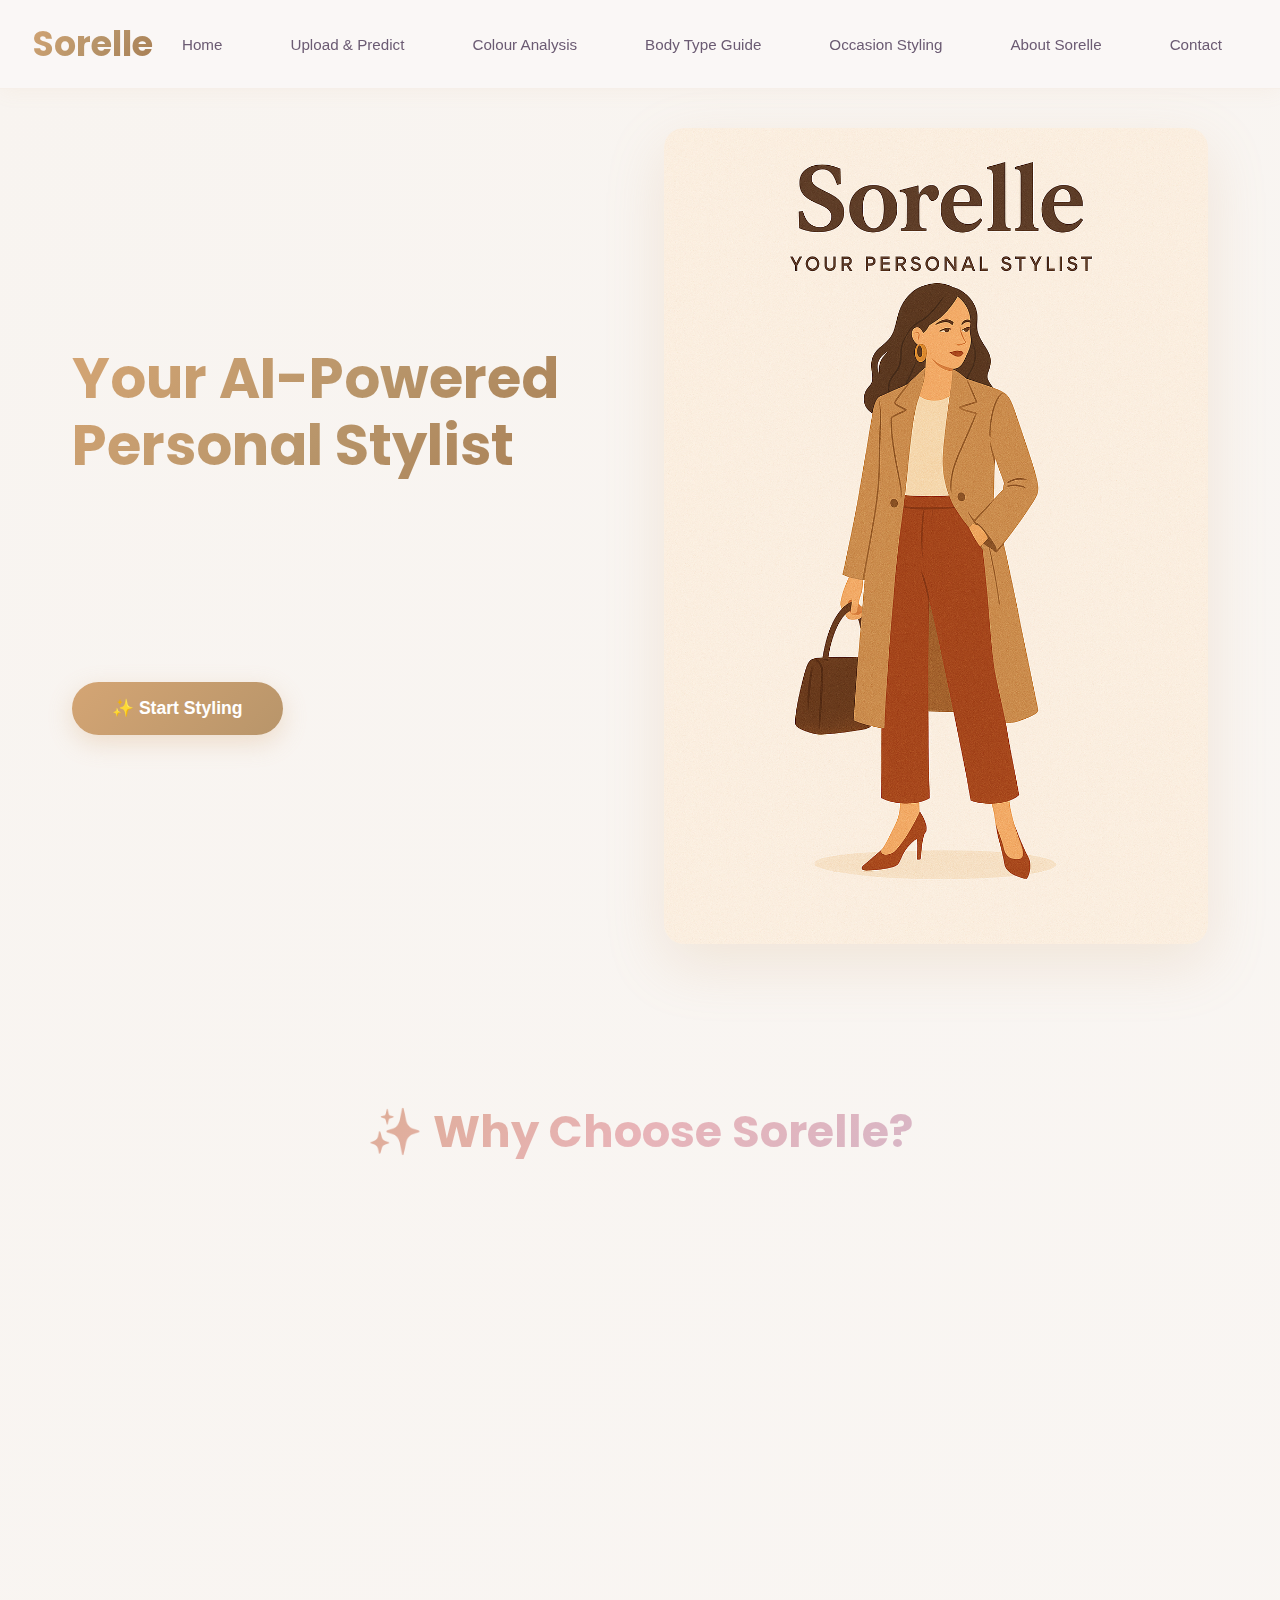
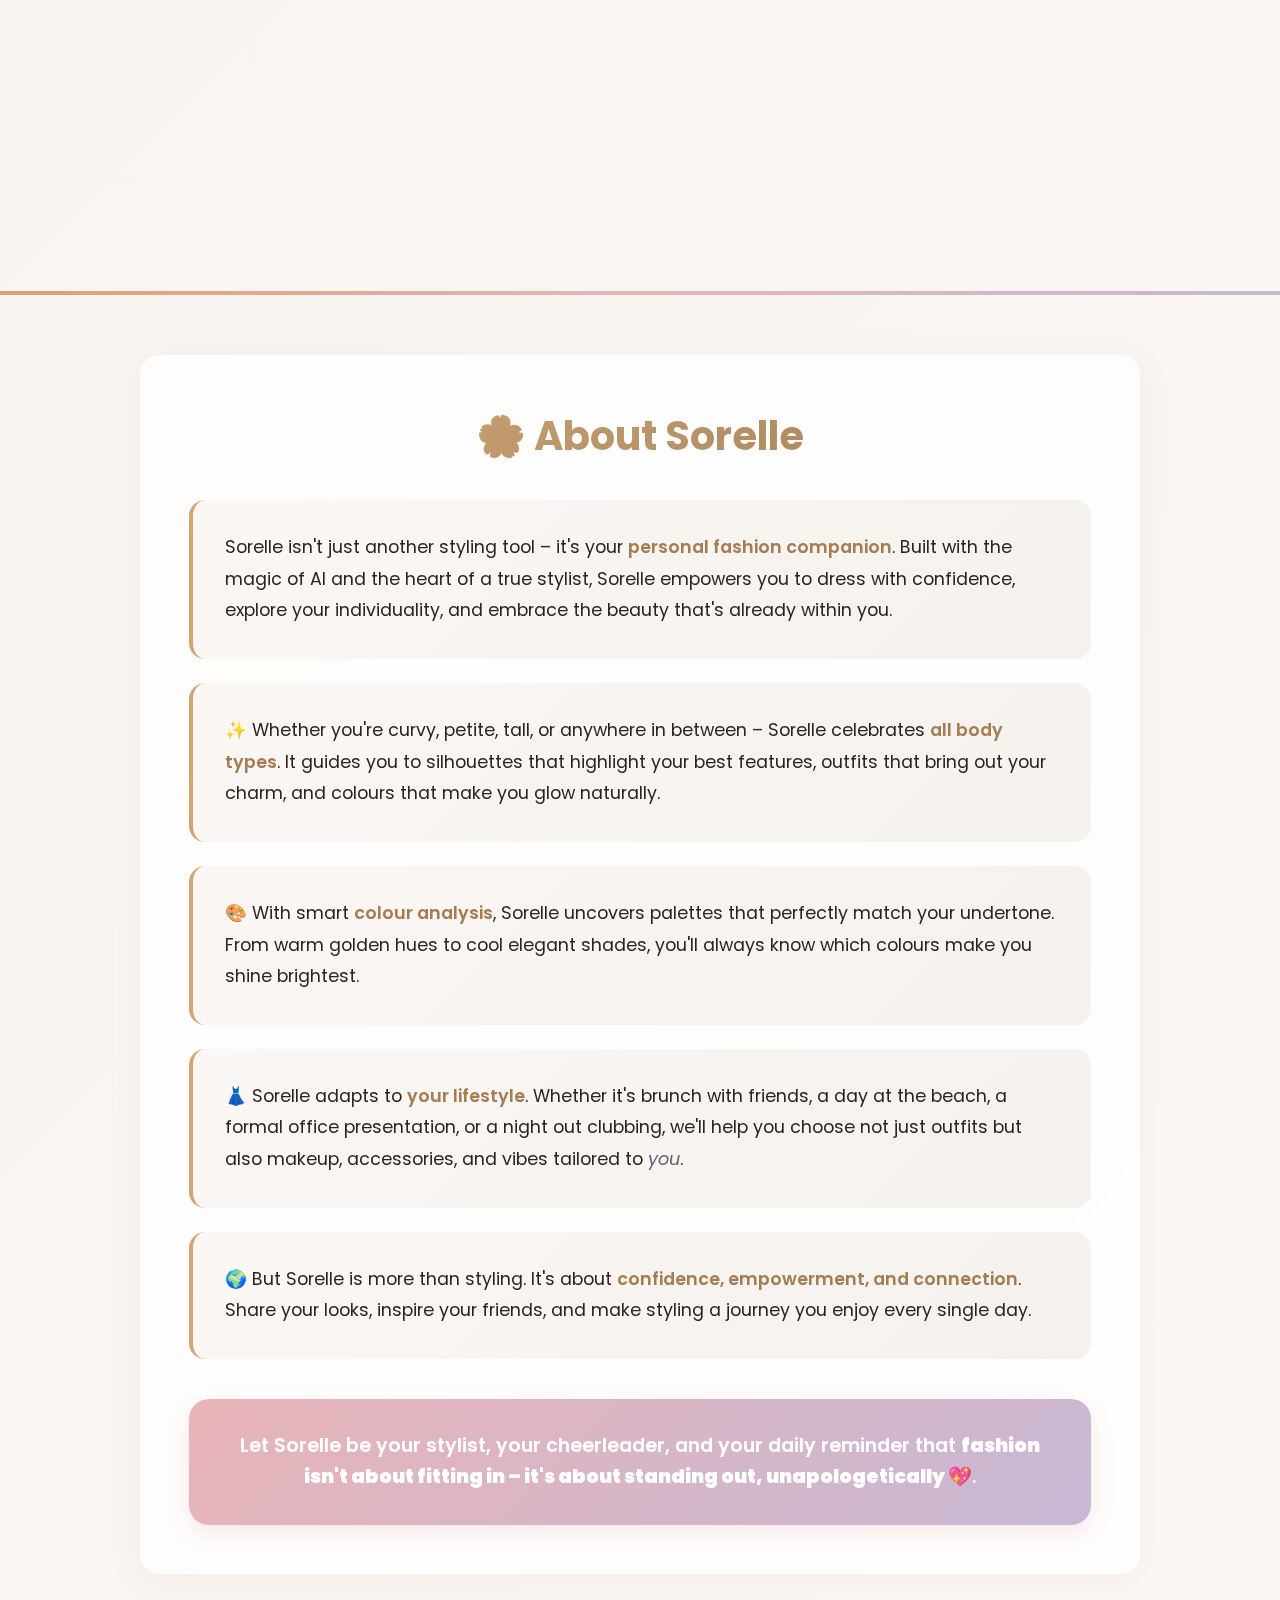
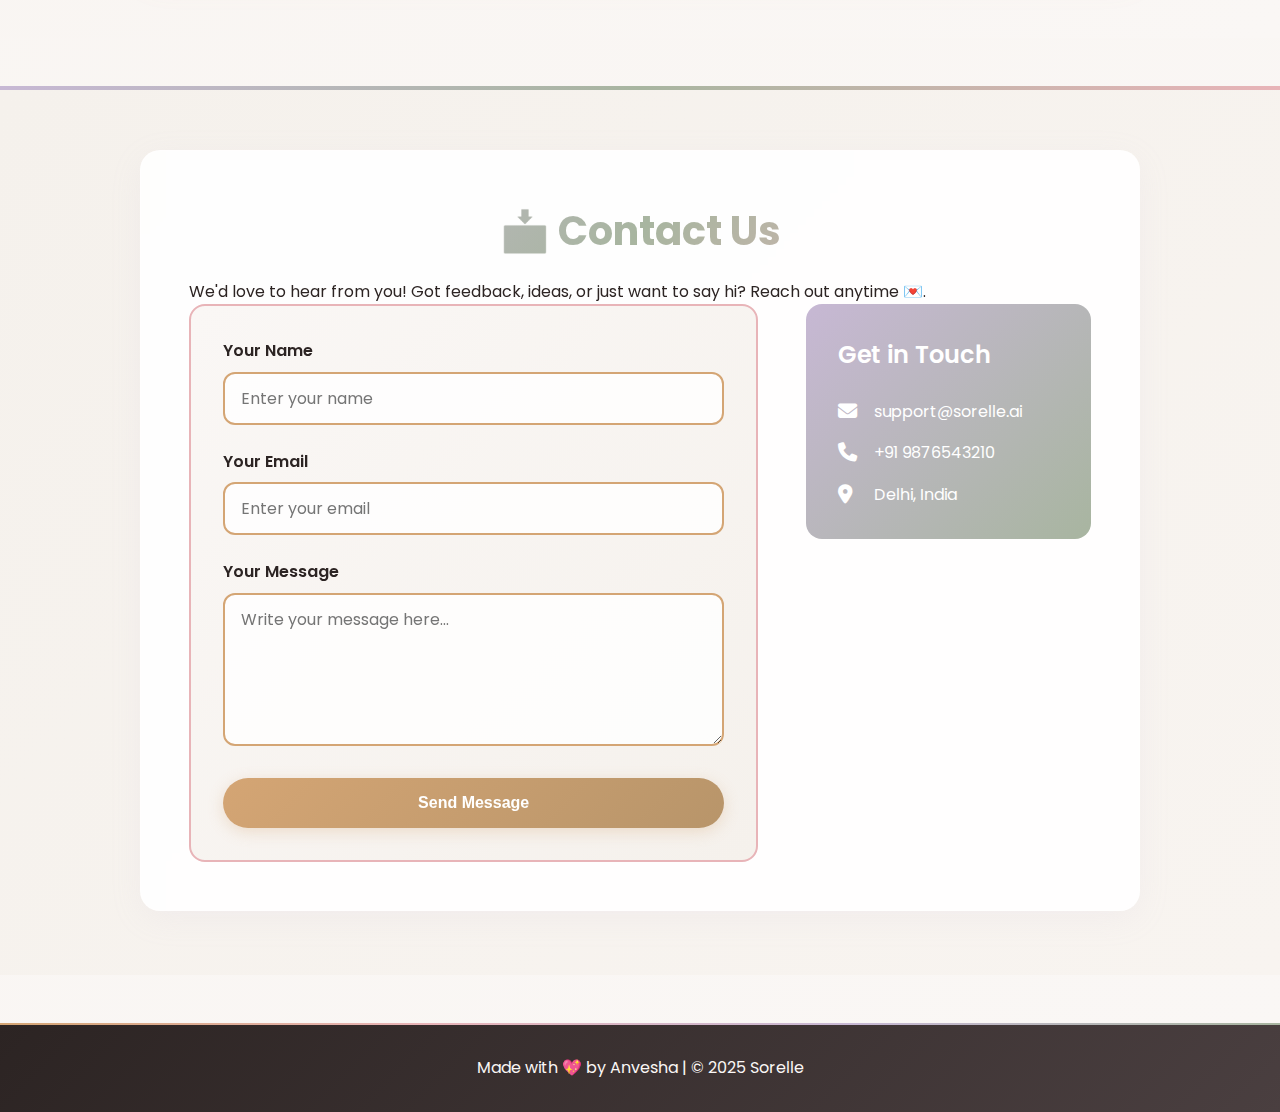
<file: index.html>
<!DOCTYPE html>
<html lang="en">
<head>
    <meta charset="UTF-8">
    <meta name="viewport" content="width=device-width, initial-scale=1.0">
    <title>Sorelle ~Your Personal Stylist</title>
    <link rel="stylesheet" href="styles.css">
    <link rel="stylesheet" href="https://cdnjs.cloudflare.com/ajax/libs/font-awesome/6.4.0/css/all.min.css">
    <link href="https://fonts.googleapis.com/css2?family=Poppins:wght@300;400;500;600;700;800&display=swap" rel="stylesheet">
    <link href="https://fonts.googleapis.com/css2?family=Roboto:wght@400;700&display=swap" rel="stylesheet">
    <style>
        /* Enhanced About Section Styling */
        .about {
            background: linear-gradient(135deg, #f8f4f0 0%, #faf7f5 100%);
            padding: 4rem 2rem;
            margin: 3rem 0;
            position: relative;
            overflow: hidden;
        }
        
        .about::before {
            content: '';
            position: absolute;
            top: 0;
            left: 0;
            right: 0;
            height: 4px;
            background: linear-gradient(90deg, #d4a574, #e8b4b8, #c7b8d4);
        }
        
        .about-container {
            max-width: 1000px;
            margin: 0 auto;
            background: rgba(255, 255, 255, 0.8);
            backdrop-filter: blur(10px);
            border-radius: 20px;
            padding: 3rem;
            box-shadow: 0 8px 32px rgba(212, 165, 116, 0.1);
            border: 1px solid rgba(255, 255, 255, 0.2);
        }
        
        .about h2 {
            font-size: 2.5rem;
            font-weight: 700;
            text-align: center;
            margin-bottom: 2rem;
            background: linear-gradient(135deg, #d4a574 0%, #b8956a 50%, #a67c52 100%);
            -webkit-background-clip: text;
            -webkit-text-fill-color: transparent;
            background-clip: text;
        }
        
        .about-content {
            display: grid;
            gap: 1.5rem;
        }
        
        .about-paragraph {
            background: linear-gradient(135deg, #faf7f5 0%, #f5f1ec 100%);
            border-radius: 16px;
            padding: 2rem;
            border-left: 4px solid #d4a574;
            color: #2c2423;
            font-size: 1.1rem;
            line-height: 1.8;
            transition: transform 0.3s ease, box-shadow 0.3s ease;
        }
        
        .about-paragraph:hover {
            transform: translateY(-2px);
            box-shadow: 0 8px 24px rgba(212, 165, 116, 0.15);
        }
        
        .about-paragraph strong {
            color: #a67c52;
            font-weight: 600;
        }
        
        .about-paragraph em {
            color: #6b5b73;
            font-style: italic;
        }
        
        .cta {
            background: linear-gradient(135deg, #e8b4b8 0%, #c7b8d4 100%);
            color: white;
            text-align: center;
            padding: 2rem;
            border-radius: 20px;
            font-size: 1.2rem;
            font-weight: 600;
            margin-top: 1rem;
            box-shadow: 0 8px 24px rgba(232, 180, 184, 0.3);
        }
        
        /* Enhanced Contact Section Styling */
        .contact {
            background: linear-gradient(135deg, #f5f1ec 0%, #f8f4f0 100%);
            padding: 4rem 2rem;
            margin: 3rem 0;
            position: relative;
        }
        
        .contact::before {
            content: '';
            position: absolute;
            top: 0;
            left: 0;
            right: 0;
            height: 4px;
            background: linear-gradient(90deg, #c7b8d4, #a8b5a0, #e8b4b8);
        }
        
        .contact-container {
            max-width: 1000px;
            margin: 0 auto;
            background: rgba(255, 255, 255, 0.9);
            backdrop-filter: blur(10px);
            border-radius: 20px;
            padding: 3rem;
            box-shadow: 0 8px 32px rgba(199, 184, 212, 0.1);
            border: 1px solid rgba(255, 255, 255, 0.2);
        }
        
        .contact h2 {
            font-size: 2.5rem;
            font-weight: 700;
            text-align: center;
            margin-bottom: 1rem;
            background: linear-gradient(135deg, #c7b8d4 0%, #a8b5a0 50%, #e8b4b8 100%);
            -webkit-background-clip: text;
            -webkit-text-fill-color: transparent;
            background-clip: text;
        }
        
        .contact > p {
            text-align: center;
            font-size: 1.1rem;
            color: #6b5b73;
            margin-bottom: 3rem;
        }
        
        .contact-content {
            display: grid;
            grid-template-columns: 2fr 1fr;
            gap: 3rem;
            align-items: start;
        }
        
        @media (max-width: 768px) {
            .contact-content {
                grid-template-columns: 1fr;
                gap: 2rem;
            }
        }
        
        .contact-form {
            background: linear-gradient(135deg, #faf7f5 0%, #f5f1ec 100%);
            padding: 2rem;
            border-radius: 16px;
            border: 2px solid #e8b4b8;
        }
        
        .contact-form label {
            display: block;
            margin-bottom: 0.5rem;
            font-weight: 600;
            color: #2c2423;
        }
        
        .contact-form input,
        .contact-form textarea {
            width: 100%;
            padding: 12px 16px;
            margin-bottom: 1.5rem;
            border: 2px solid #d4a574;
            border-radius: 12px;
            font-family: inherit;
            font-size: 1rem;
            background: rgba(255, 255, 255, 0.8);
            transition: all 0.3s ease;
        }
        
        .contact-form input:focus,
        .contact-form textarea:focus {
            outline: none;
            border-color: #b8956a;
            box-shadow: 0 0 0 3px rgba(212, 165, 116, 0.1);
        }
        
        .contact-form button {
            background: linear-gradient(135deg, #d4a574 0%, #b8956a 100%);
            color: white;
            border: none;
            padding: 16px 32px;
            border-radius: 25px;
            font-weight: 600;
            font-size: 1rem;
            cursor: pointer;
            transition: all 0.3s ease;
            box-shadow: 0 4px 15px rgba(212, 165, 116, 0.3);
            width: 100%;
        }
        
        .contact-form button:hover {
            transform: translateY(-2px);
            box-shadow: 0 6px 20px rgba(212, 165, 116, 0.4);
        }
        
        .contact-info {
            background: linear-gradient(135deg, #c7b8d4 0%, #a8b5a0 100%);
            padding: 2rem;
            border-radius: 16px;
            color: white;
            height: fit-content;
        }
        
        .contact-info h3 {
            font-size: 1.5rem;
            margin-bottom: 1.5rem;
            font-weight: 600;
        }
        
        .contact-info p {
            display: flex;
            align-items: center;
            margin-bottom: 1rem;
            font-size: 1rem;
        }
        
        .contact-info i {
            margin-right: 1rem;
            width: 20px;
            font-size: 1.2rem;
        }
        
        .contact-info p:last-child {
            margin-bottom: 0;
        }
    </style>
</head>
<body>
    <!-- Navigation Menu -->
    <header class="menu">
        <h1 class="logo">Sorelle</h1>
        <nav>
            <button onclick="location.href='index.html'">Home</button>
            <button onclick="location.href='upload.html'">Upload & Predict</button>
            <button onclick="location.href='analysis.html'">Colour Analysis</button>
            <button onclick="location.href='bodytype.html'">Body Type Guide</button>
            <button onclick="location.href='occasion.html'">Occasion Styling</button>
            <button onclick="document.getElementById('about').scrollIntoView({ behavior: 'smooth' });">About Sorelle</button>
            <button onclick="document.getElementById('contact').scrollIntoView({ behavior: 'smooth' });">Contact</button>
        </nav>
    </header>
    
    <!-- Hero Section -->
    <section class="hero">
        <div class="hero-text">
            <h2>Your AI-Powered Personal Stylist </h2>
            <p>
                Welcome to <strong>Sorelle</strong> – where fashion meets intelligence.  
                Upload your outfits, discover the best colours for your skin tone, and get 
                recommendations designed just for your body type and occasion.  
            </p>
            <button class="btn" onclick="location.href='upload.html'">✨ Start Styling</button>
        </div>
        <div class="hero-img">
            <img src="fashion_illustration.png" alt="Fashion Illustration">
        </div>
    </section>
    
    <!-- Features Section -->
    <section class="features">
        <h2>✨ Why Choose Sorelle?</h2>
        <div class="features-grid">
            <div class="feature">
                <i class="fas fa-tshirt fa-2x"></i>
                <h3>Outfit Prediction</h3>
                <p>AI detects if your outfit is a dress, topwear, bottomwear or footwear.</p>
            </div>
            <div class="feature">
                <i class="fas fa-palette fa-2x"></i>
                <h3>Colour Analysis</h3>
                <p>Discover palettes that enhance your natural beauty 🌸.</p>
            </div>
            <div class="feature">
                <i class="fas fa-ruler fa-2x"></i>
                <h3>Body Type Guide</h3>
                <p>Personalized outfit suggestions based on your unique shape.</p>
            </div>
            <div class="feature">
                <i class="fas fa-star fa-2x"></i>
                <h3>Occasion Styling</h3>
                <p>Dress perfectly for every vibe – casual, formal, or festive ✨.</p>
            </div>
            <div class="feature">
                <i class="fas fa-clipboard-list fa-2x"></i>
                <h3>Wardrobe Insights</h3>
                <p>Sorelle learns your style over time and helps you curate a wardrobe that feels 100% YOU 🌙.</p>
            </div>
            <div class="feature">
                <i class="fas fa-magic fa-2x"></i>
                <h3>Smart Styling Tips</h3>
                <p>From accessorizing to color combos, Sorelle gives you clever tips to level up every outfit ✨.</p>
            </div>
        </div>
    </section>
    
    <!-- Enhanced About Sorelle Section -->
    <section id="about" class="about">
        <div class="about-container">
            <h2>🌸 About Sorelle</h2>
            <div class="about-content">
                <div class="about-paragraph">
                    Sorelle isn't just another styling tool – it's your <strong>personal fashion companion</strong>.  
                    Built with the magic of AI and the heart of a true stylist, Sorelle empowers you to dress with confidence,  
                    explore your individuality, and embrace the beauty that's already within you.
                </div>

                <div class="about-paragraph">
                    ✨ Whether you're curvy, petite, tall, or anywhere in between – Sorelle celebrates <strong>all body types</strong>.  
                    It guides you to silhouettes that highlight your best features, outfits that bring out your charm,  
                    and colours that make you glow naturally.
                </div>

                <div class="about-paragraph">
                    🎨 With smart <strong>colour analysis</strong>, Sorelle uncovers palettes that perfectly match your undertone.  
                    From warm golden hues to cool elegant shades, you'll always know which colours make you shine brightest.
                </div>

                <div class="about-paragraph">
                    👗 Sorelle adapts to <strong>your lifestyle</strong>. Whether it's brunch with friends, a day at the beach,  
                    a formal office presentation, or a night out clubbing, we'll help you choose not just outfits but also  
                    makeup, accessories, and vibes tailored to <em>you</em>.
                </div>

                <div class="about-paragraph">
                    🌍 But Sorelle is more than styling. It's about <strong>confidence, empowerment, and connection</strong>.  
                    Share your looks, inspire your friends, and make styling a journey you enjoy every single day.
                </div>

                <div class="cta">
                    Let Sorelle be your stylist, your cheerleader, and your daily reminder that  
                    <strong>fashion isn't about fitting in – it's about standing out, unapologetically 💖</strong>.
                </div>
            </div>
        </div>
    </section>

    <!-- Enhanced Contact Section -->
    <section id="contact" class="contact">
        <div class="contact-container">
            <h2>📩 Contact Us</h2>
            <p>We'd love to hear from you! Got feedback, ideas, or just want to say hi? Reach out anytime 💌.</p>
            
            <div class="contact-content">
                <form class="contact-form">
                    <label for="name">Your Name</label>
                    <input type="text" id="name" name="name" placeholder="Enter your name" required>
                    
                    <label for="email">Your Email</label>
                    <input type="email" id="email" name="email" placeholder="Enter your email" required>
                    
                    <label for="message">Your Message</label>
                    <textarea id="message" name="message" rows="5" placeholder="Write your message here..." required></textarea>
                    
                    <button type="submit" class="btn">Send Message</button>
                </form>
                
                <div class="contact-info">
                    <h3>Get in Touch</h3>
                    <p><i class="fas fa-envelope"></i> support@sorelle.ai</p>
                    <p><i class="fas fa-phone"></i> +91 9876543210</p>
                    <p><i class="fas fa-map-marker-alt"></i> Delhi, India</p>
                </div>
            </div>
        </div>
    </section>

    <footer>
        <p>Made with 💖 by Anvesha | © 2025 Sorelle</p>
    </footer>
    <script src="script.js"></script>
</body>
</html>
</file>
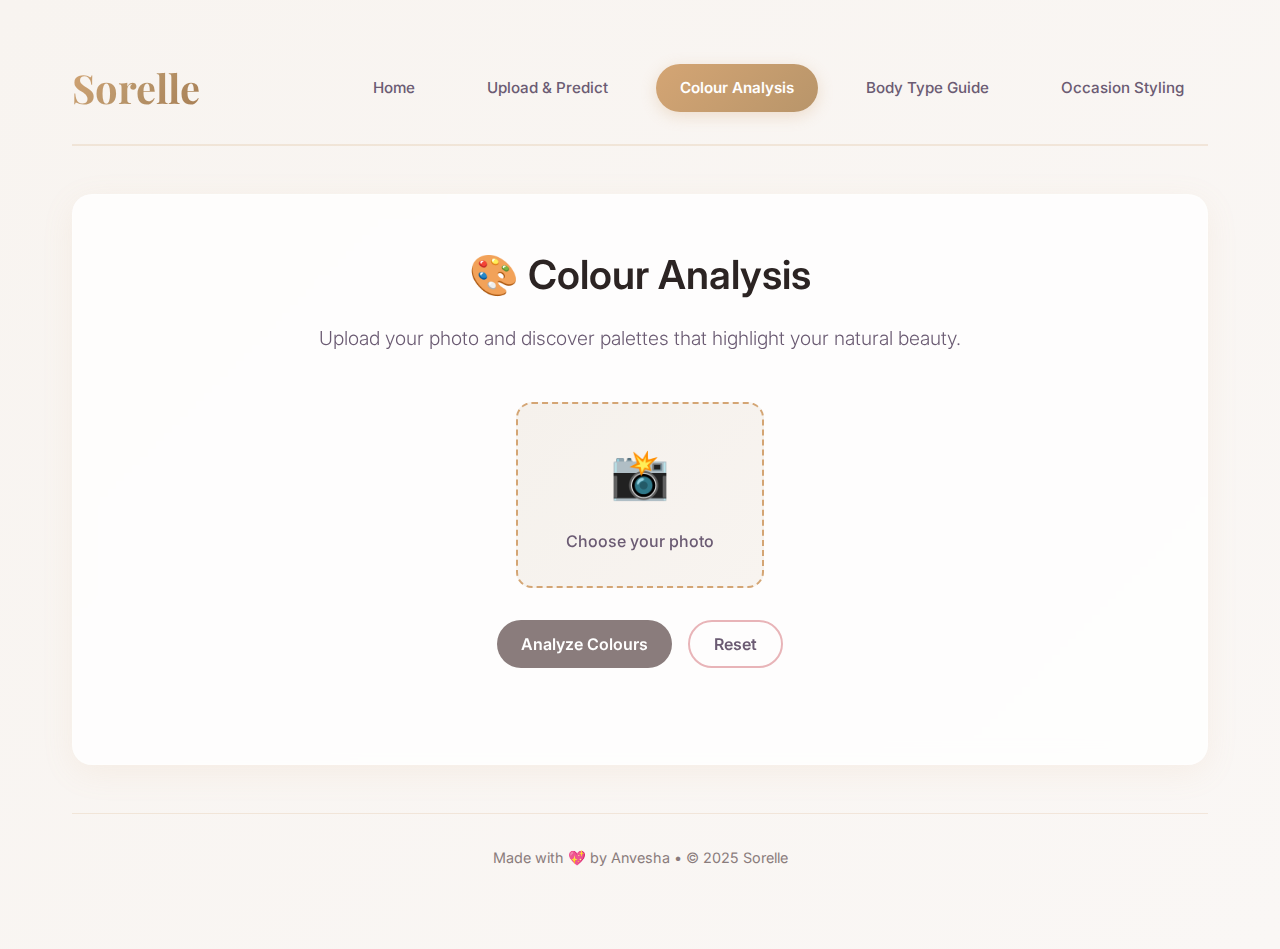
<file: analysis.html>
<!DOCTYPE html>
<html lang="en">
<head>
  <meta charset="UTF-8" />
  <meta name="viewport" content="width=device-width, initial-scale=1.0"/>
  <title>Sorelle — Colour Analysis</title>
  <link href="https://fonts.googleapis.com/css2?family=Inter:wght@300;400;500;600;700&display=swap" rel="stylesheet">
  <link href="https://fonts.googleapis.com/css2?family=Playfair+Display:wght@400;600;700&display=swap" rel="stylesheet">
  <style>
    * {
      margin: 0;
      padding: 0;
      box-sizing: border-box;
    }

    body {
      font-family: 'Inter', -apple-system, BlinkMacSystemFont, sans-serif;
      background: linear-gradient(135deg, #f8f4f0 0%, #faf7f5 100%);
      margin: 0;
      color: #2c2423;
      line-height: 1.6;
    }

    .container {
      max-width: 1200px;
      margin: 0 auto;
      padding: 2rem;
    }

    header {
      display: flex;
      align-items: center;
      justify-content: space-between;
      margin-bottom: 3rem;
      padding: 1.5rem 0;
      border-bottom: 2px solid rgba(212, 165, 116, 0.2);
    }

    .logo {
      font-family: 'Playfair Display', serif;
      font-size: 2.5rem;
      font-weight: 700;
      background: linear-gradient(135deg, #d4a574 0%, #b8956a 50%, #a67c52 100%);
      -webkit-background-clip: text;
      -webkit-text-fill-color: transparent;
      background-clip: text;
    }

    nav {
      display: flex;
      gap: 1.5rem;
    }

    nav a {
      color: #6b5b73;
      text-decoration: none;
      font-weight: 500;
      padding: 0.75rem 1.5rem;
      border-radius: 25px;
      transition: all 0.3s ease;
      font-size: 0.95rem;
    }

    nav a:hover {
      color: #2c2423;
      background: rgba(212, 165, 116, 0.1);
      transform: translateY(-2px);
    }

    nav a[href="analysis.html"] {
      background: linear-gradient(135deg, #d4a574, #b8956a);
      color: white;
      font-weight: 600;
      box-shadow: 0 4px 15px rgba(212, 165, 116, 0.3);
    }

    /* Main Content Styles */
    .main-section {
      background: rgba(255, 255, 255, 0.8);
      backdrop-filter: blur(10px);
      border-radius: 20px;
      padding: 3rem;
      box-shadow: 0 8px 32px rgba(212, 165, 116, 0.1);
      border: 1px solid rgba(255, 255, 255, 0.2);
      margin-bottom: 2rem;
    }

    .section-title {
      font-size: 2.5rem;
      font-weight: 600;
      margin-bottom: 1rem;
      color: #2c2423;
      text-align: center;
    }

    .section-description {
      font-size: 1.2rem;
      color: #6b5b73;
      text-align: center;
      margin-bottom: 3rem;
      font-weight: 300;
    }

    .upload-area {
      display: flex;
      flex-direction: column;
      align-items: center;
      gap: 2rem;
      margin-bottom: 3rem;
    }

    .preview-container {
      max-width: 400px;
      width: 100%;
      margin: 1rem 0;
      display: none;
    }

    .preview-container.show {
      display: block;
    }

    .photo-preview {
      width: 100%;
      max-height: 300px;
      object-fit: cover;
      border-radius: 16px;
      box-shadow: 0 8px 24px rgba(212, 165, 116, 0.2);
      border: 3px solid rgba(255, 255, 255, 0.8);
    }

    .preview-info {
      background: rgba(255, 255, 255, 0.9);
      backdrop-filter: blur(10px);
      padding: 1rem;
      border-radius: 12px;
      margin-top: 1rem;
      text-align: center;
      box-shadow: 0 4px 12px rgba(212, 165, 116, 0.1);
    }

    .preview-filename {
      font-weight: 600;
      color: #2c2423;
      margin-bottom: 0.5rem;
    }

    .preview-details {
      font-size: 0.9rem;
      color: #6b5b73;
    }

    .file-input-wrapper {
      position: relative;
      overflow: hidden;
      display: inline-block;
    }

    #photoInput {
      position: absolute;
      left: -9999px;
      opacity: 0;
    }

    .file-input-label {
      display: inline-block;
      background: linear-gradient(135deg, #f5f1ec 0%, #f8f4f0 100%);
      border: 2px dashed #d4a574;
      border-radius: 16px;
      padding: 2rem 3rem;
      cursor: pointer;
      transition: all 0.3s ease;
      text-align: center;
      font-weight: 500;
      color: #6b5b73;
    }

    .file-input-label:hover {
      border-color: #b8956a;
      background: linear-gradient(135deg, #f8f4f0 0%, #faf7f5 100%);
      transform: translateY(-2px);
      box-shadow: 0 8px 24px rgba(212, 165, 116, 0.15);
    }

    .upload-icon {
      font-size: 3rem;
      margin-bottom: 1rem;
      display: block;
    }

    .button-group {
      display: flex;
      gap: 1rem;
      flex-wrap: wrap;
      justify-content: center;
    }

    .btn {
      padding: 12px 24px;
      border-radius: 25px;
      font-weight: 600;
      cursor: pointer;
      transition: all 0.3s ease;
      border: none;
      font-size: 1rem;
      font-family: inherit;
    }

    .btn-primary {
      background: linear-gradient(135deg, #d4a574 0%, #b8956a 100%);
      color: white;
      box-shadow: 0 4px 15px rgba(212, 165, 116, 0.3);
    }

    .btn-primary:hover {
      transform: translateY(-2px);
      box-shadow: 0 6px 20px rgba(212, 165, 116, 0.4);
    }

    .btn-primary:disabled {
      background: #8a7c7c;
      cursor: not-allowed;
      transform: none;
      box-shadow: none;
    }

    .btn-secondary {
      background: transparent;
      color: #6b5b73;
      border: 2px solid #e8b4b8;
    }

    .btn-secondary:hover {
      background: #e8b4b8;
      color: white;
      transform: translateY(-2px);
    }

    /* Results Area */
    #analysisResults {
      margin-top: 3rem;
    }

    .results-container {
      background: linear-gradient(135deg, #faf7f5 0%, #f5f1ec 100%);
      border-radius: 16px;
      padding: 2rem;
      border-left: 4px solid #d4a574;
      margin-top: 2rem;
    }

    .results-title {
      font-size: 1.8rem;
      font-weight: 600;
      margin-bottom: 1.5rem;
      color: #2c2423;
      text-align: center;
    }

    .color-palette-result {
      display: grid;
      grid-template-columns: repeat(auto-fit, minmax(280px, 1fr));
      gap: 2rem;
      margin-top: 2rem;
    }

    .palette-card {
      background: rgba(255, 255, 255, 0.9);
      border-radius: 16px;
      padding: 1.5rem;
      box-shadow: 0 8px 24px rgba(212, 165, 116, 0.15);
      transition: transform 0.3s ease;
    }

    .palette-card:hover {
      transform: translateY(-5px);
    }

    .palette-card-title {
      font-size: 1.3rem;
      font-weight: 600;
      margin-bottom: 1rem;
      color: #2c2423;
    }

    .color-swatches {
      display: flex;
      gap: 1rem;
      margin-bottom: 1rem;
      flex-wrap: wrap;
    }

    .color-swatch {
      width: 50px;
      height: 50px;
      border-radius: 12px;
      cursor: pointer;
      transition: transform 0.2s ease;
      box-shadow: 0 4px 12px rgba(0,0,0,0.1);
      position: relative;
    }

    .color-swatch:hover {
      transform: scale(1.1);
    }

    .loading {
      text-align: center;
      padding: 2rem;
      color: #6b5b73;
    }

    .loading-spinner {
      display: inline-block;
      width: 40px;
      height: 40px;
      border: 4px solid #f3f3f3;
      border-top: 4px solid #d4a574;
      border-radius: 50%;
      animation: spin 1s linear infinite;
      margin-bottom: 1rem;
    }

    @keyframes spin {
      0% { transform: rotate(0deg); }
      100% { transform: rotate(360deg); }
    }

    .confidence-indicator {
      background: linear-gradient(135deg, #c7b8d4, #a8b5a0);
      color: white;
      padding: 6px 12px;
      border-radius: 15px;
      font-size: 0.8rem;
      font-weight: 500;
      display: inline-block;
      margin-top: 0.5rem;
    }

    footer {
      margin: 3rem 0 1rem;
      color: #8a7c7c;
      font-size: 0.9rem;
      text-align: center;
      padding: 2rem 0;
      border-top: 1px solid rgba(212, 165, 116, 0.2);
    }

    /* Responsive Design */
    @media (max-width: 768px) {
      .container {
        padding: 1rem;
      }

      header {
        flex-direction: column;
        gap: 1rem;
        text-align: center;
      }

      nav {
        flex-wrap: wrap;
        justify-content: center;
      }

      .main-section {
        padding: 2rem 1.5rem;
      }

      .section-title {
        font-size: 2rem;
      }

      .file-input-label {
        padding: 1.5rem 2rem;
      }

      .button-group {
        width: 100%;
      }

      .btn {
        flex: 1;
        min-width: 120px;
      }
    }
  </style>
</head>
<body>
  <div class="container">
    <header>
      <div class="logo">Sorelle</div>
      <nav>
        <a href="index.html">Home</a>
        <a href="upload.html">Upload & Predict</a>
        <a href="analysis.html">Colour Analysis</a>
        <a href="bodytype.html">Body Type Guide</a>
        <a href="occasion.html">Occasion Styling</a>
      </nav>
    </header>

    <!-- Main Content -->
    <section class="main-section">
      <h2 class="section-title">🎨 Colour Analysis</h2>
      <p class="section-description">Upload your photo and discover palettes that highlight your natural beauty.</p>

      <div class="upload-area">
        <div class="file-input-wrapper">
          <input type="file" id="photoInput" accept="image/*" />
          <label for="photoInput" class="file-input-label">
            <span class="upload-icon">📸</span>
            Choose your photo
          </label>
        </div>

        <div class="preview-container" id="previewContainer">
          <img id="photoPreview" class="photo-preview" alt="Uploaded photo preview">
          <div class="preview-info">
            <div class="preview-filename" id="previewFilename"></div>
            <div class="preview-details" id="previewDetails"></div>
          </div>
        </div>

        <div class="button-group">
          <button id="analyzeBtn" class="btn btn-primary" disabled>Analyze Colours</button>
          <button id="resetBtn" class="btn btn-secondary">Reset</button>
        </div>
      </div>

      <div id="analysisResults"></div>
    </section>

    <footer>Made with 💖 by Anvesha • © 2025 Sorelle</footer>
  </div>

  <script>
    // Enhanced JavaScript functionality
    const photoInput = document.getElementById('photoInput');
    const analyzeBtn = document.getElementById('analyzeBtn');
    const resetBtn = document.getElementById('resetBtn');
    const resultsDiv = document.getElementById('analysisResults');
    const fileLabel = document.querySelector('.file-input-label');
    const previewContainer = document.getElementById('previewContainer');
    const photoPreview = document.getElementById('photoPreview');
    const previewFilename = document.getElementById('previewFilename');
    const previewDetails = document.getElementById('previewDetails');

    photoInput.addEventListener('change', function(e) {
      const file = e.target.files[0];
      if (file) {
        // Enable analyze button
        analyzeBtn.disabled = false;
        
        // Update file label
        fileLabel.innerHTML = `
          <span class="upload-icon">✅</span>
          Photo selected
        `;
        fileLabel.style.borderColor = '#a8b5a0';
        fileLabel.style.color = '#2c2423';

        // Show preview
        const reader = new FileReader();
        reader.onload = function(e) {
          photoPreview.src = e.target.result;
          previewContainer.classList.add('show');
          
          // Update preview info
          previewFilename.textContent = file.name;
          const fileSizeKB = (file.size / 1024).toFixed(1);
          const fileSizeMB = (file.size / (1024 * 1024)).toFixed(1);
          const sizeText = file.size > 1024 * 1024 ? `${fileSizeMB} MB` : `${fileSizeKB} KB`;
          previewDetails.textContent = `${sizeText} • ${file.type.split('/')[1].toUpperCase()}`;
        };
        reader.readAsDataURL(file);
      }
    });

    analyzeBtn.addEventListener('click', function() {
      if (photoInput.files.length === 0) {
        alert('Please select a photo first!');
        return;
      }

      // Show loading state
      resultsDiv.innerHTML = `
        <div class="loading">
          <div class="loading-spinner"></div>
          <p>Analyzing your colors...</p>
        </div>
      `;

      // Simulate analysis (replace with actual analysis logic)
      setTimeout(() => {
        showResults();
      }, 2000);
    });

    resetBtn.addEventListener('click', function() {
      photoInput.value = '';
      analyzeBtn.disabled = true;
      resultsDiv.innerHTML = '';
      previewContainer.classList.remove('show');
      
      // Reset file label
      fileLabel.innerHTML = `
        <span class="upload-icon">📸</span>
        Choose your photo
      `;
      fileLabel.style.borderColor = '#d4a574';
      fileLabel.style.color = '#6b5b73';
    });

    function showResults() {
      const samplePalettes = [
        {
          title: '🌅 Warm Season Palette',
          colors: ['#d4a574', '#b8956a', '#a67c52', '#e8b4b8'],
          confidence: 85
        },
        {
          title: '🌸 Soft Romantic Palette',
          colors: ['#e8b4b8', '#c7b8d4', '#a8b5a0', '#faf7f5'],
          confidence: 78
        },
        {
          title: '✨ Complementary Accents',
          colors: ['#f4d03f', '#ffb3ba', '#baffc9', '#8a7c7c'],
          confidence: 72
        }
      ];

      resultsDiv.innerHTML = `
        <div class="results-container">
          <h3 class="results-title">Your Personal Color Analysis</h3>
          <div class="color-palette-result">
            ${samplePalettes.map(palette => `
              <div class="palette-card">
                <h4 class="palette-card-title">${palette.title}</h4>
                <div class="color-swatches">
                  ${palette.colors.map(color => `
                    <div class="color-swatch" style="background-color: ${color}" title="${color}"></div>
                  `).join('')}
                </div>
                <div class="confidence-indicator">${palette.confidence}% match</div>
              </div>
            `).join('')}
          </div>
        </div>
      `;
    }
  </script>
</body>
</html>
</file>
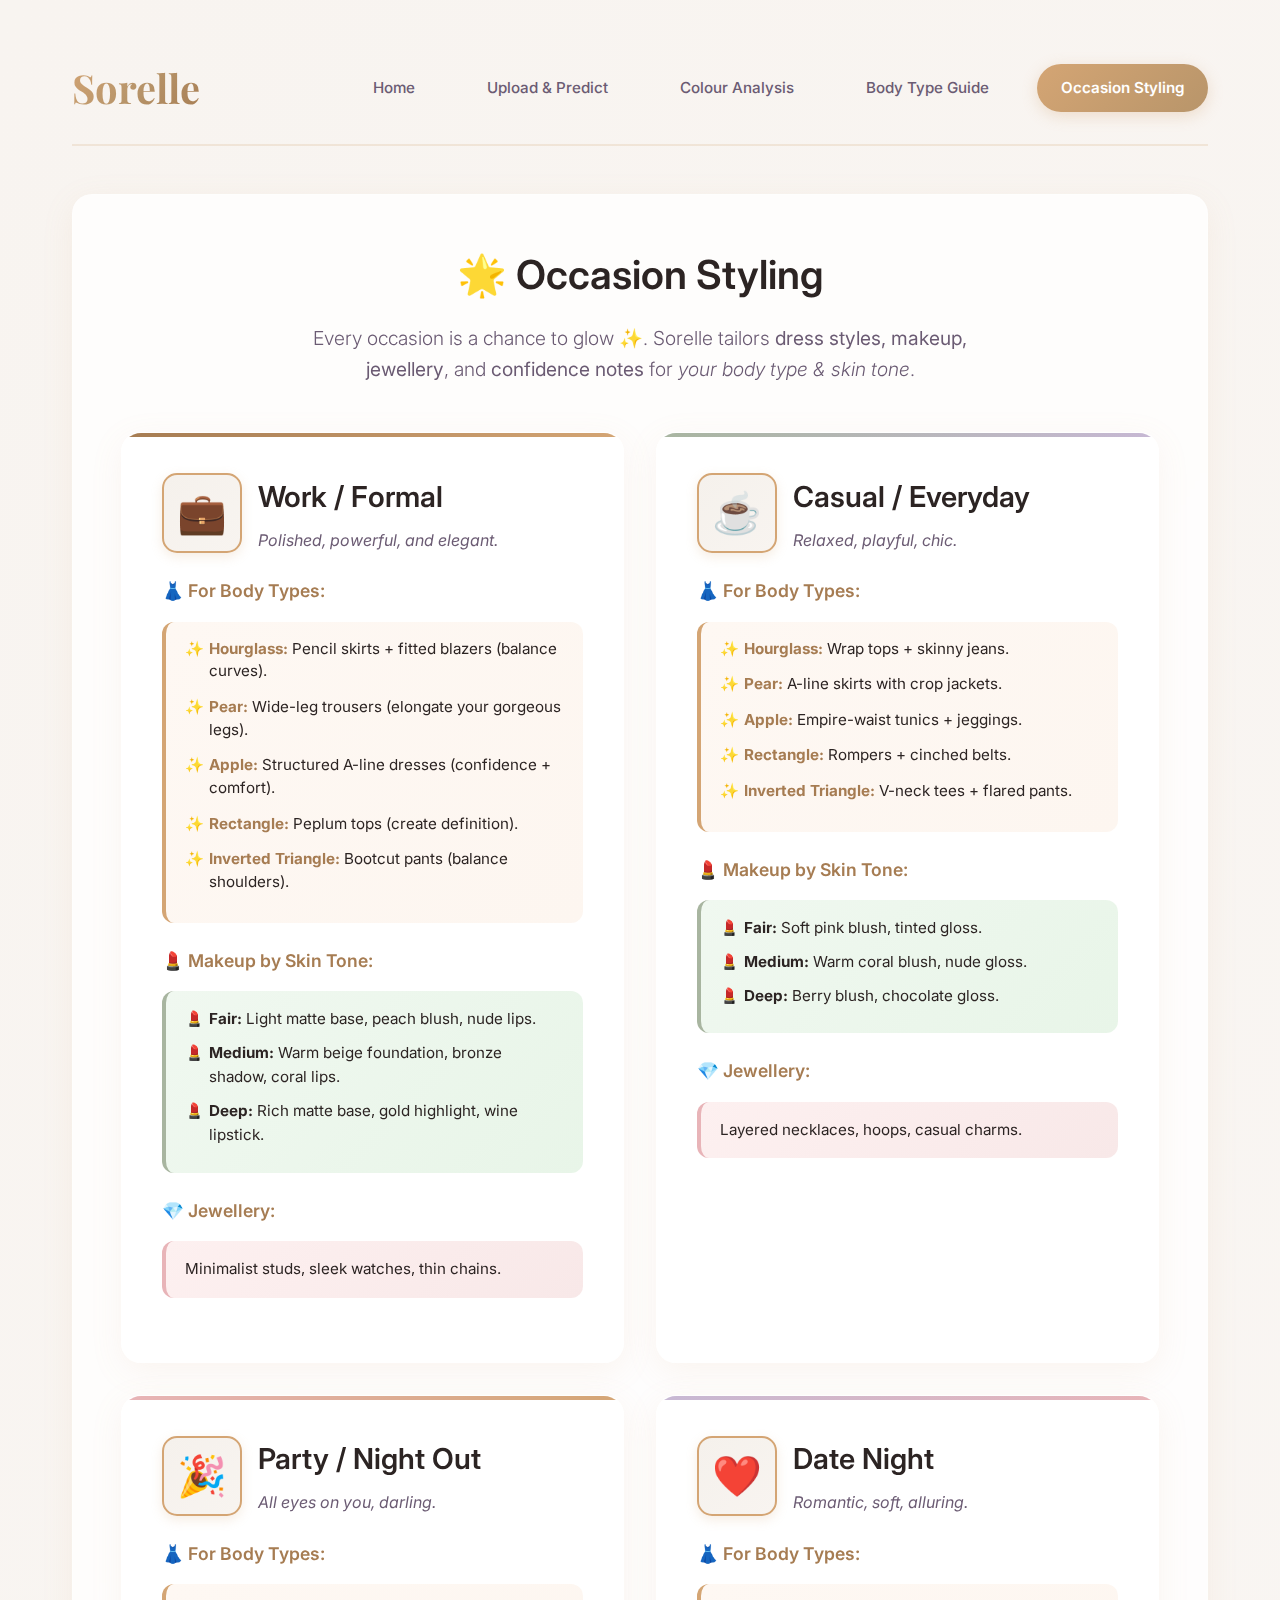
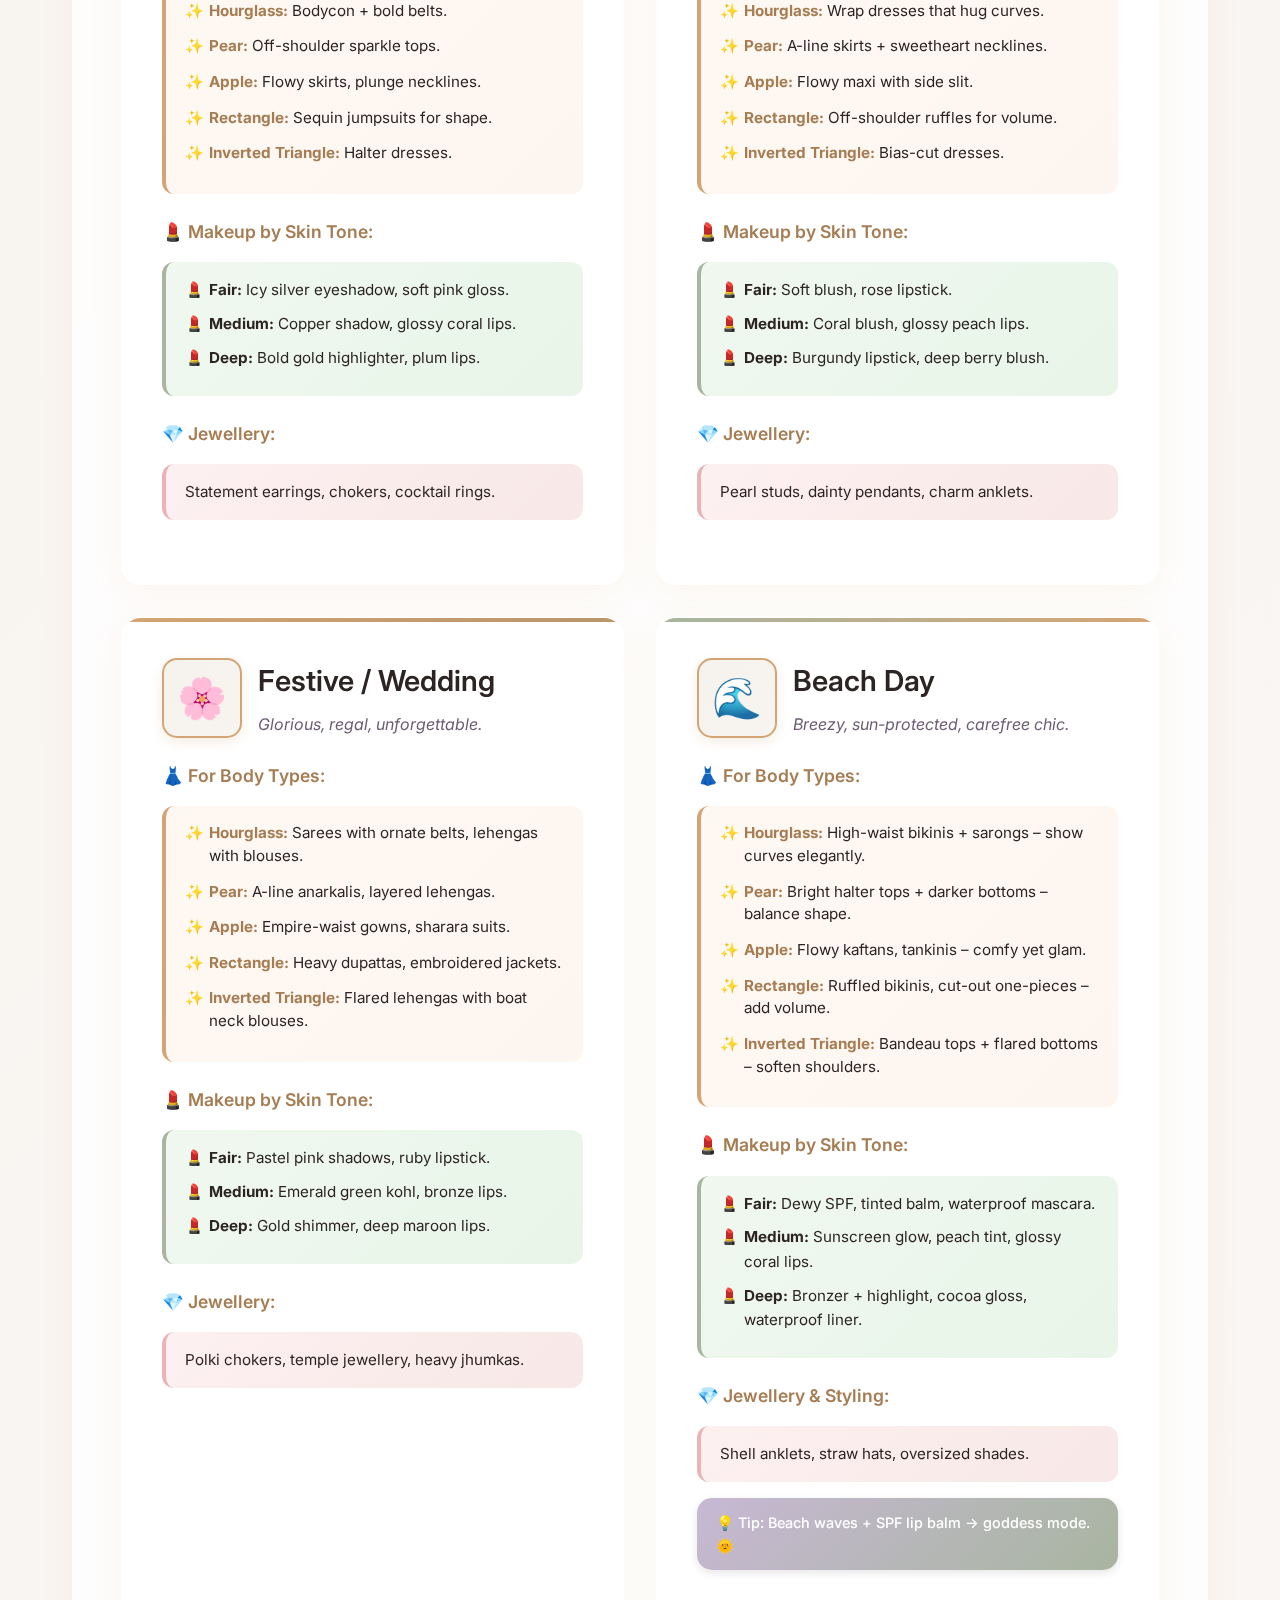
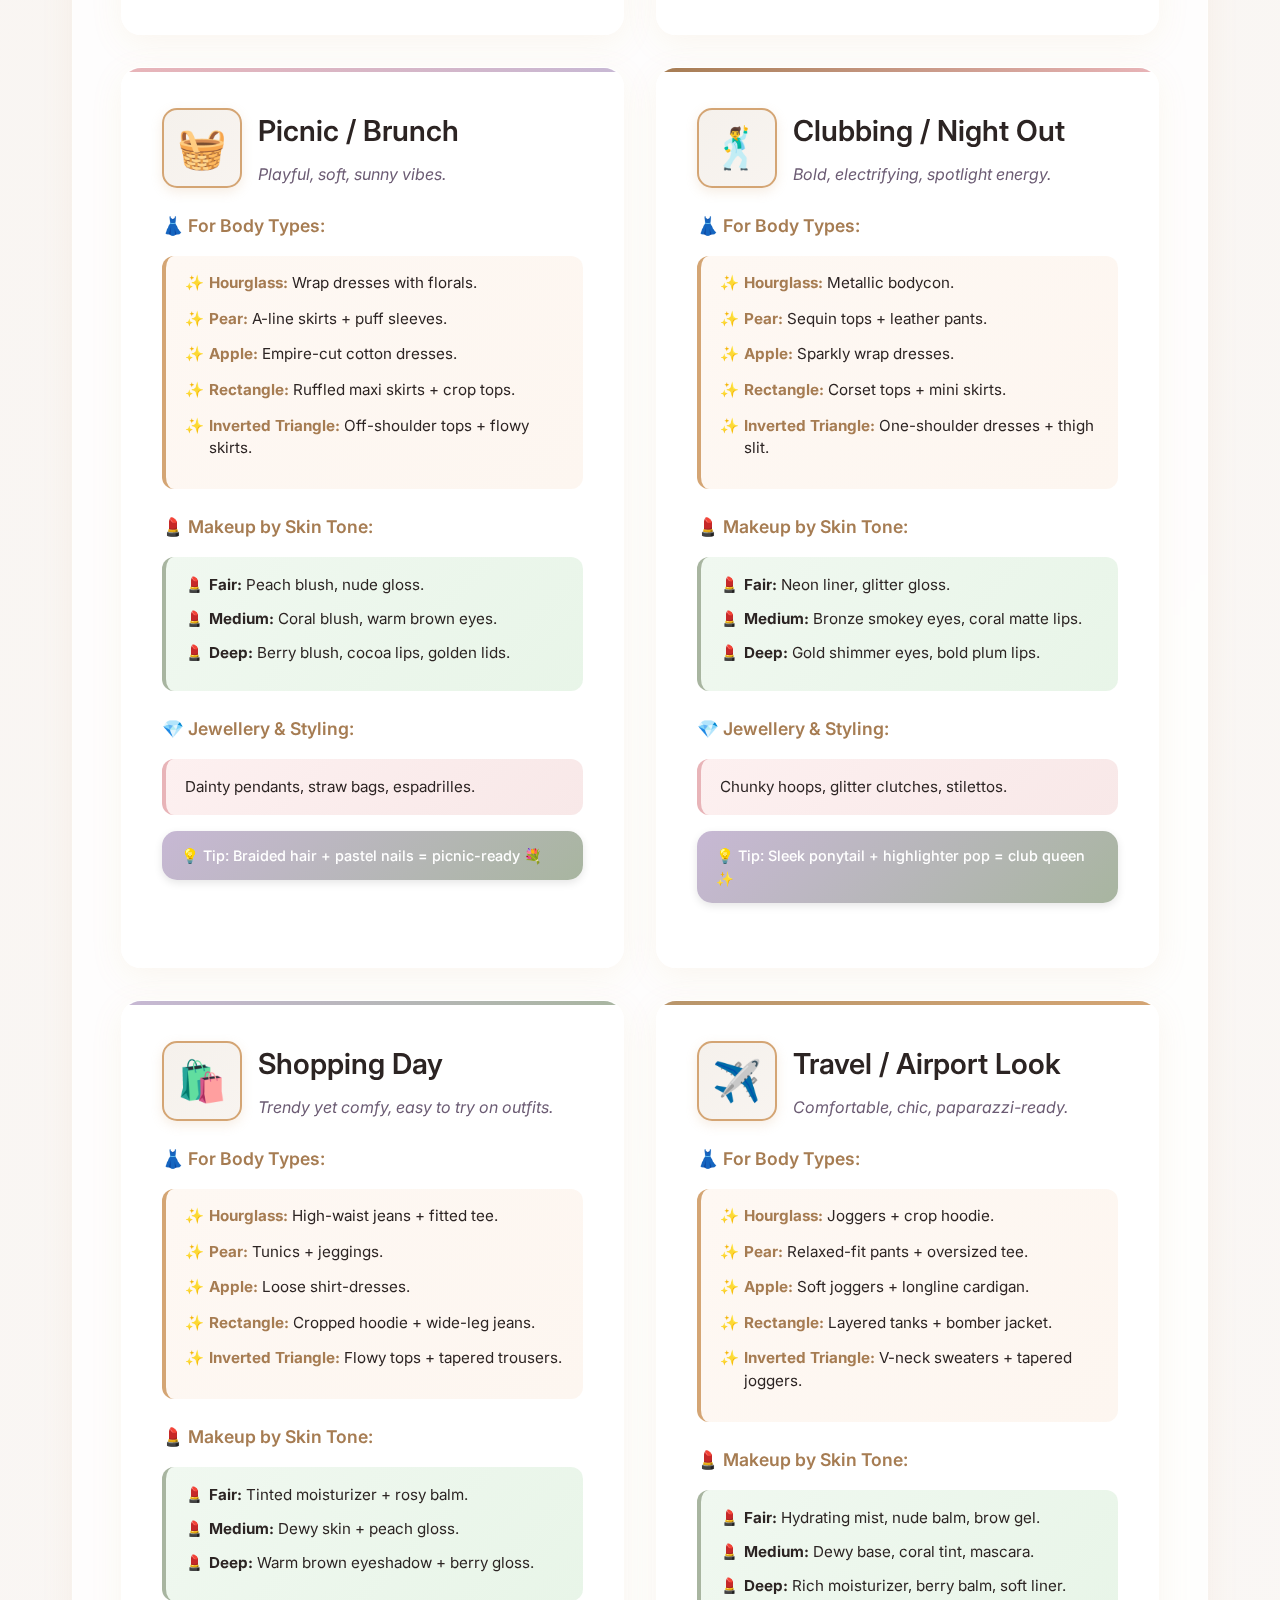
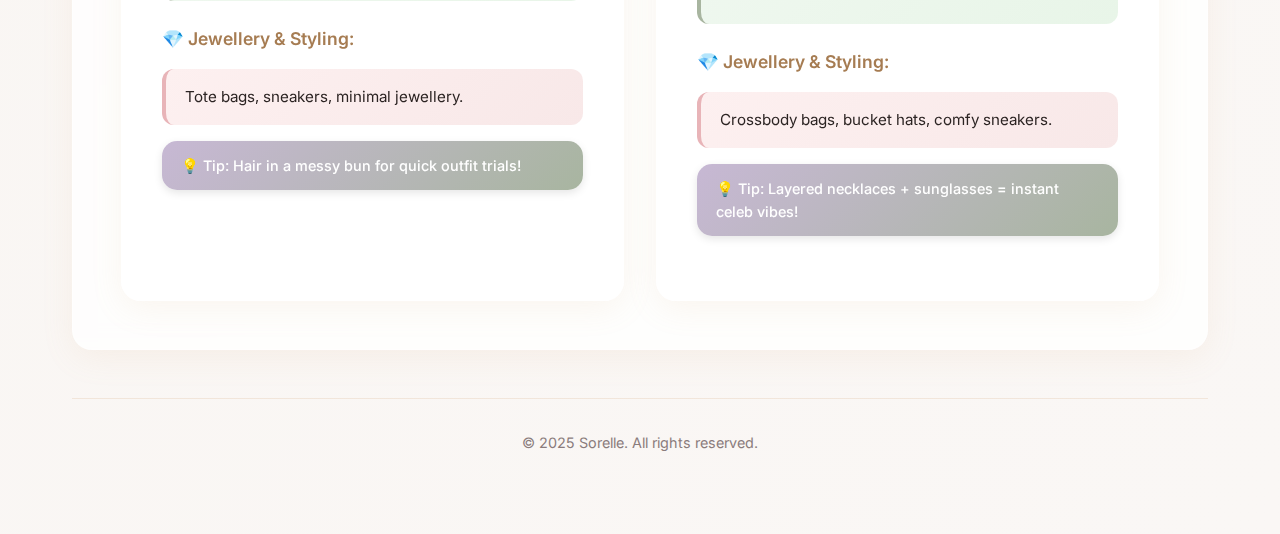
<file: occasion.html>
<!DOCTYPE html>
<html lang="en">
<head>
  <meta charset="UTF-8" />
  <meta name="viewport" content="width=device-width, initial-scale=1.0"/>
  <title>Sorelle – Occasion Styling</title>
  <link href="https://fonts.googleapis.com/css2?family=Inter:wght@300;400;500;600;700&display=swap" rel="stylesheet">
  <link href="https://fonts.googleapis.com/css2?family=Playfair+Display:wght@400;600;700&display=swap" rel="stylesheet">
  <style>
    * {
      margin: 0;
      padding: 0;
      box-sizing: border-box;
    }

    body {
      font-family: 'Inter', -apple-system, BlinkMacSystemFont, sans-serif;
      background: linear-gradient(135deg, #f8f4f0 0%, #faf7f5 100%);
      margin: 0;
      color: #2c2423;
      line-height: 1.6;
    }

    .container {
      max-width: 1200px;
      margin: 0 auto;
      padding: 2rem;
    }

    header {
      display: flex;
      align-items: center;
      justify-content: space-between;
      margin-bottom: 3rem;
      padding: 1.5rem 0;
      border-bottom: 2px solid rgba(212, 165, 116, 0.2);
    }

    .logo {
      font-family: 'Playfair Display', serif;
      font-size: 2.5rem;
      font-weight: 700;
      background: linear-gradient(135deg, #d4a574 0%, #b8956a 50%, #a67c52 100%);
      -webkit-background-clip: text;
      -webkit-text-fill-color: transparent;
      background-clip: text;
    }

    nav {
      display: flex;
      gap: 1.5rem;
    }

    nav a {
      color: #6b5b73;
      text-decoration: none;
      font-weight: 500;
      padding: 0.75rem 1.5rem;
      border-radius: 25px;
      transition: all 0.3s ease;
      font-size: 0.95rem;
    }

    nav a:hover {
      color: #2c2423;
      background: rgba(212, 165, 116, 0.1);
      transform: translateY(-2px);
    }

    nav a[href="occasion.html"] {
      background: linear-gradient(135deg, #d4a574, #b8956a);
      color: white;
      font-weight: 600;
      box-shadow: 0 4px 15px rgba(212, 165, 116, 0.3);
    }

    .main-section {
      background: rgba(255, 255, 255, 0.8);
      backdrop-filter: blur(10px);
      border-radius: 20px;
      padding: 3rem;
      box-shadow: 0 8px 32px rgba(212, 165, 116, 0.1);
      border: 1px solid rgba(255, 255, 255, 0.2);
      margin-bottom: 2rem;
    }

    .section-title {
      font-size: 2.5rem;
      font-weight: 600;
      margin-bottom: 1rem;
      color: #2c2423;
      text-align: center;
    }

    .section-description {
      font-size: 1.2rem;
      color: #6b5b73;
      text-align: center;
      margin-bottom: 3rem;
      font-weight: 300;
      max-width: 700px;
      margin-left: auto;
      margin-right: auto;
      margin-bottom: 3rem;
    }

    .occasions {
      display: grid;
      grid-template-columns: repeat(auto-fit, minmax(360px, 1fr));
      gap: 2rem;
      margin-top: 2rem;
    }

    .card {
      background: rgba(255, 255, 255, 0.9);
      backdrop-filter: blur(10px);
      border-radius: 20px;
      padding: 2.5rem;
      box-shadow: 0 8px 32px rgba(212, 165, 116, 0.1);
      border: 1px solid rgba(255, 255, 255, 0.2);
      transition: all 0.3s ease;
      overflow: hidden;
      position: relative;
    }

    .card:hover {
      transform: translateY(-8px);
      box-shadow: 0 12px 40px rgba(212, 165, 116, 0.2);
    }

    .card::before {
      content: '';
      position: absolute;
      top: 0;
      left: 0;
      right: 0;
      height: 4px;
      border-radius: 20px 20px 0 0;
    }

    .card.work::before { background: linear-gradient(90deg, #a67c52, #d4a574); }
    .card.casual::before { background: linear-gradient(90deg, #a8b5a0, #c7b8d4); }
    .card.party::before { background: linear-gradient(90deg, #e8b4b8, #d4a574); }
    .card.date::before { background: linear-gradient(90deg, #c7b8d4, #e8b4b8); }
    .card.festive::before { background: linear-gradient(90deg, #d4a574, #b8956a); }
    .card.beach::before { background: linear-gradient(90deg, #a8b5a0, #d4a574); }
    .card.brunch::before { background: linear-gradient(90deg, #e8b4b8, #c7b8d4); }
    .card.club::before { background: linear-gradient(90deg, #a67c52, #e8b4b8); }
    .card.shopping::before { background: linear-gradient(90deg, #c7b8d4, #a8b5a0); }
    .card.travel::before { background: linear-gradient(90deg, #b8956a, #d4a574); }

    .card-header {
      display: flex;
      align-items: center;
      gap: 1rem;
      margin-bottom: 1.5rem;
    }

    .occasion-icon {
      font-size: 2.5rem;
      padding: 0.75rem;
      background: linear-gradient(135deg, #f5f1ec 0%, #f8f4f0 100%);
      border-radius: 15px;
      border: 2px solid #d4a574;
      display: flex;
      align-items: center;
      justify-content: center;
      min-width: 80px;
      height: 80px;
      box-shadow: 0 4px 12px rgba(212, 165, 116, 0.2);
    }

    .card h3 {
      font-size: 1.8rem;
      font-weight: 600;
      color: #2c2423;
      margin: 0;
    }

    .card-subtitle {
      font-style: italic;
      color: #6b5b73;
      font-size: 1rem;
      margin-top: 0.5rem;
    }

    .style-section {
      margin: 1.5rem 0;
    }

    .style-title {
      font-weight: 600;
      color: #a67c52;
      margin-bottom: 0.8rem;
      font-size: 1.1rem;
      display: flex;
      align-items: center;
      gap: 0.5rem;
    }

    .body-type-grid {
      background: linear-gradient(135deg, #fef8f3 0%, #fdf6f0 100%);
      border-left: 4px solid #d4a574;
      padding: 1rem 1.2rem;
      border-radius: 12px;
      margin: 1rem 0;
    }

    .body-type-grid ul {
      list-style: none;
      margin: 0;
      padding: 0;
    }

    .body-type-grid li {
      margin-bottom: 0.8rem;
      padding-left: 1.5rem;
      position: relative;
      font-size: 0.95rem;
      line-height: 1.5;
    }

    .body-type-grid li::before {
      content: "✨";
      position: absolute;
      left: 0;
      color: #d4a574;
      font-weight: bold;
    }

    .body-type-grid li strong {
      color: #a67c52;
    }

    .makeup-section {
      background: linear-gradient(135deg, #f0f8f0 0%, #e8f5e8 100%);
      border-left: 4px solid #a8b5a0;
      padding: 1rem 1.2rem;
      border-radius: 12px;
      margin: 1rem 0;
    }

    .makeup-section ul {
      list-style: none;
      margin: 0;
      padding: 0;
    }

    .makeup-section li {
      margin-bottom: 0.6rem;
      padding-left: 1.5rem;
      position: relative;
      font-size: 0.95rem;
    }

    .makeup-section li::before {
      content: "💄";
      position: absolute;
      left: 0;
    }

    .jewelry-section {
      background: linear-gradient(135deg, #fdf0f0 0%, #f8e8e8 100%);
      border-left: 4px solid #e8b4b8;
      padding: 1rem 1.2rem;
      border-radius: 12px;
      margin: 1rem 0;
      font-size: 0.95rem;
      line-height: 1.6;
    }

    .tip-highlight {
      background: linear-gradient(135deg, #c7b8d4, #a8b5a0);
      color: white;
      padding: 0.8rem 1.2rem;
      border-radius: 15px;
      font-size: 0.9rem;
      font-weight: 500;
      margin-top: 1rem;
      box-shadow: 0 3px 8px rgba(0,0,0,0.1);
    }

    footer {
      margin: 3rem 0 1rem;
      color: #8a7c7c;
      font-size: 0.9rem;
      text-align: center;
      padding: 2rem 0;
      border-top: 1px solid rgba(212, 165, 116, 0.2);
    }

    /* Responsive Design */
    @media (max-width: 768px) {
      .container {
        padding: 1rem;
      }

      header {
        flex-direction: column;
        gap: 1rem;
        text-align: center;
      }

      nav {
        flex-wrap: wrap;
        justify-content: center;
      }

      .main-section {
        padding: 2rem 1.5rem;
      }

      .section-title {
        font-size: 2rem;
      }

      .occasions {
        grid-template-columns: 1fr;
        gap: 1.5rem;
      }

      .card-header {
        flex-direction: column;
        text-align: center;
        gap: 1rem;
      }
    }
  </style>
</head>
<body>
  <div class="container">
    <header>
      <div class="logo">Sorelle</div>
      <nav>
        <a href="index.html">Home</a>
        <a href="upload.html">Upload & Predict</a>
        <a href="analysis.html">Colour Analysis</a>
        <a href="bodytype.html">Body Type Guide</a>
        <a href="occasion.html">Occasion Styling</a>
      </nav>
    </header>

    <section class="main-section">
      <h2 class="section-title">🌟 Occasion Styling</h2>
      <p class="section-description">Every occasion is a chance to glow ✨. Sorelle tailors <strong>dress styles, makeup, jewellery</strong>, and <strong>confidence notes</strong> for <em>your body type & skin tone</em>.</p>

      <div class="occasions">
        <!-- Work -->
        <div class="card work">
          <div class="card-header">
            <div class="occasion-icon">💼</div>
            <div>
              <h3>Work / Formal</h3>
              <div class="card-subtitle">Polished, powerful, and elegant.</div>
            </div>
          </div>

          <div class="style-section">
            <div class="style-title">👗 For Body Types:</div>
            <div class="body-type-grid">
              <ul>
                <li><strong>Hourglass:</strong> Pencil skirts + fitted blazers (balance curves).</li>
                <li><strong>Pear:</strong> Wide-leg trousers (elongate your gorgeous legs).</li>
                <li><strong>Apple:</strong> Structured A-line dresses (confidence + comfort).</li>
                <li><strong>Rectangle:</strong> Peplum tops (create definition).</li>
                <li><strong>Inverted Triangle:</strong> Bootcut pants (balance shoulders).</li>
              </ul>
            </div>
          </div>

          <div class="style-section">
            <div class="style-title">💄 Makeup by Skin Tone:</div>
            <div class="makeup-section">
              <ul>
                <li><strong>Fair:</strong> Light matte base, peach blush, nude lips.</li>
                <li><strong>Medium:</strong> Warm beige foundation, bronze shadow, coral lips.</li>
                <li><strong>Deep:</strong> Rich matte base, gold highlight, wine lipstick.</li>
              </ul>
            </div>
          </div>

          <div class="style-section">
            <div class="style-title">💎 Jewellery:</div>
            <div class="jewelry-section">
              Minimalist studs, sleek watches, thin chains.
            </div>
          </div>
        </div>

        <!-- Casual -->
        <div class="card casual">
          <div class="card-header">
            <div class="occasion-icon">☕</div>
            <div>
              <h3>Casual / Everyday</h3>
              <div class="card-subtitle">Relaxed, playful, chic.</div>
            </div>
          </div>

          <div class="style-section">
            <div class="style-title">👗 For Body Types:</div>
            <div class="body-type-grid">
              <ul>
                <li><strong>Hourglass:</strong> Wrap tops + skinny jeans.</li>
                <li><strong>Pear:</strong> A-line skirts with crop jackets.</li>
                <li><strong>Apple:</strong> Empire-waist tunics + jeggings.</li>
                <li><strong>Rectangle:</strong> Rompers + cinched belts.</li>
                <li><strong>Inverted Triangle:</strong> V-neck tees + flared pants.</li>
              </ul>
            </div>
          </div>

          <div class="style-section">
            <div class="style-title">💄 Makeup by Skin Tone:</div>
            <div class="makeup-section">
              <ul>
                <li><strong>Fair:</strong> Soft pink blush, tinted gloss.</li>
                <li><strong>Medium:</strong> Warm coral blush, nude gloss.</li>
                <li><strong>Deep:</strong> Berry blush, chocolate gloss.</li>
              </ul>
            </div>
          </div>

          <div class="style-section">
            <div class="style-title">💎 Jewellery:</div>
            <div class="jewelry-section">
              Layered necklaces, hoops, casual charms.
            </div>
          </div>
        </div>

        <!-- Party -->
        <div class="card party">
          <div class="card-header">
            <div class="occasion-icon">🎉</div>
            <div>
              <h3>Party / Night Out</h3>
              <div class="card-subtitle">All eyes on you, darling.</div>
            </div>
          </div>

          <div class="style-section">
            <div class="style-title">👗 For Body Types:</div>
            <div class="body-type-grid">
              <ul>
                <li><strong>Hourglass:</strong> Bodycon + bold belts.</li>
                <li><strong>Pear:</strong> Off-shoulder sparkle tops.</li>
                <li><strong>Apple:</strong> Flowy skirts, plunge necklines.</li>
                <li><strong>Rectangle:</strong> Sequin jumpsuits for shape.</li>
                <li><strong>Inverted Triangle:</strong> Halter dresses.</li>
              </ul>
            </div>
          </div>

          <div class="style-section">
            <div class="style-title">💄 Makeup by Skin Tone:</div>
            <div class="makeup-section">
              <ul>
                <li><strong>Fair:</strong> Icy silver eyeshadow, soft pink gloss.</li>
                <li><strong>Medium:</strong> Copper shadow, glossy coral lips.</li>
                <li><strong>Deep:</strong> Bold gold highlighter, plum lips.</li>
              </ul>
            </div>
          </div>

          <div class="style-section">
            <div class="style-title">💎 Jewellery:</div>
            <div class="jewelry-section">
              Statement earrings, chokers, cocktail rings.
            </div>
          </div>
        </div>

        <!-- Date -->
        <div class="card date">
          <div class="card-header">
            <div class="occasion-icon">❤️</div>
            <div>
              <h3>Date Night</h3>
              <div class="card-subtitle">Romantic, soft, alluring.</div>
            </div>
          </div>

          <div class="style-section">
            <div class="style-title">👗 For Body Types:</div>
            <div class="body-type-grid">
              <ul>
                <li><strong>Hourglass:</strong> Wrap dresses that hug curves.</li>
                <li><strong>Pear:</strong> A-line skirts + sweetheart necklines.</li>
                <li><strong>Apple:</strong> Flowy maxi with side slit.</li>
                <li><strong>Rectangle:</strong> Off-shoulder ruffles for volume.</li>
                <li><strong>Inverted Triangle:</strong> Bias-cut dresses.</li>
              </ul>
            </div>
          </div>

          <div class="style-section">
            <div class="style-title">💄 Makeup by Skin Tone:</div>
            <div class="makeup-section">
              <ul>
                <li><strong>Fair:</strong> Soft blush, rose lipstick.</li>
                <li><strong>Medium:</strong> Coral blush, glossy peach lips.</li>
                <li><strong>Deep:</strong> Burgundy lipstick, deep berry blush.</li>
              </ul>
            </div>
          </div>

          <div class="style-section">
            <div class="style-title">💎 Jewellery:</div>
            <div class="jewelry-section">
              Pearl studs, dainty pendants, charm anklets.
            </div>
          </div>
        </div>

        <!-- Festive -->
        <div class="card festive">
          <div class="card-header">
            <div class="occasion-icon">🌸</div>
            <div>
              <h3>Festive / Wedding</h3>
              <div class="card-subtitle">Glorious, regal, unforgettable.</div>
            </div>
          </div>

          <div class="style-section">
            <div class="style-title">👗 For Body Types:</div>
            <div class="body-type-grid">
              <ul>
                <li><strong>Hourglass:</strong> Sarees with ornate belts, lehengas with blouses.</li>
                <li><strong>Pear:</strong> A-line anarkalis, layered lehengas.</li>
                <li><strong>Apple:</strong> Empire-waist gowns, sharara suits.</li>
                <li><strong>Rectangle:</strong> Heavy dupattas, embroidered jackets.</li>
                <li><strong>Inverted Triangle:</strong> Flared lehengas with boat neck blouses.</li>
              </ul>
            </div>
          </div>

          <div class="style-section">
            <div class="style-title">💄 Makeup by Skin Tone:</div>
            <div class="makeup-section">
              <ul>
                <li><strong>Fair:</strong> Pastel pink shadows, ruby lipstick.</li>
                <li><strong>Medium:</strong> Emerald green kohl, bronze lips.</li>
                <li><strong>Deep:</strong> Gold shimmer, deep maroon lips.</li>
              </ul>
            </div>
          </div>

          <div class="style-section">
            <div class="style-title">💎 Jewellery:</div>
            <div class="jewelry-section">
              Polki chokers, temple jewellery, heavy jhumkas.
            </div>
          </div>
        </div>

        <!-- Beach Day -->
        <div class="card beach">
          <div class="card-header">
            <div class="occasion-icon">🌊</div>
            <div>
              <h3>Beach Day</h3>
              <div class="card-subtitle">Breezy, sun-protected, carefree chic.</div>
            </div>
          </div>

          <div class="style-section">
            <div class="style-title">👗 For Body Types:</div>
            <div class="body-type-grid">
              <ul>
                <li><strong>Hourglass:</strong> High-waist bikinis + sarongs – show curves elegantly.</li>
                <li><strong>Pear:</strong> Bright halter tops + darker bottoms – balance shape.</li>
                <li><strong>Apple:</strong> Flowy kaftans, tankinis – comfy yet glam.</li>
                <li><strong>Rectangle:</strong> Ruffled bikinis, cut-out one-pieces – add volume.</li>
                <li><strong>Inverted Triangle:</strong> Bandeau tops + flared bottoms – soften shoulders.</li>
              </ul>
            </div>
          </div>

          <div class="style-section">
            <div class="style-title">💄 Makeup by Skin Tone:</div>
            <div class="makeup-section">
              <ul>
                <li><strong>Fair:</strong> Dewy SPF, tinted balm, waterproof mascara.</li>
                <li><strong>Medium:</strong> Sunscreen glow, peach tint, glossy coral lips.</li>
                <li><strong>Deep:</strong> Bronzer + highlight, cocoa gloss, waterproof liner.</li>
              </ul>
            </div>
          </div>

          <div class="style-section">
            <div class="style-title">💎 Jewellery & Styling:</div>
            <div class="jewelry-section">
              Shell anklets, straw hats, oversized shades.
            </div>
            <div class="tip-highlight">
              💡 Tip: Beach waves + SPF lip balm → goddess mode. 🌞
            </div>
          </div>
        </div>

        <!-- Brunch -->
        <div class="card brunch">
          <div class="card-header">
            <div class="occasion-icon">🧺</div>
            <div>
              <h3>Picnic / Brunch</h3>
              <div class="card-subtitle">Playful, soft, sunny vibes.</div>
            </div>
          </div>

          <div class="style-section">
            <div class="style-title">👗 For Body Types:</div>
            <div class="body-type-grid">
              <ul>
                <li><strong>Hourglass:</strong> Wrap dresses with florals.</li>
                <li><strong>Pear:</strong> A-line skirts + puff sleeves.</li>
                <li><strong>Apple:</strong> Empire-cut cotton dresses.</li>
                <li><strong>Rectangle:</strong> Ruffled maxi skirts + crop tops.</li>
                <li><strong>Inverted Triangle:</strong> Off-shoulder tops + flowy skirts.</li>
              </ul>
            </div>
          </div>

          <div class="style-section">
            <div class="style-title">💄 Makeup by Skin Tone:</div>
            <div class="makeup-section">
              <ul>
                <li><strong>Fair:</strong> Peach blush, nude gloss.</li>
                <li><strong>Medium:</strong> Coral blush, warm brown eyes.</li>
                <li><strong>Deep:</strong> Berry blush, cocoa lips, golden lids.</li>
              </ul>
            </div>
          </div>

          <div class="style-section">
            <div class="style-title">💎 Jewellery & Styling:</div>
            <div class="jewelry-section">
              Dainty pendants, straw bags, espadrilles.
            </div>
            <div class="tip-highlight">
              💡 Tip: Braided hair + pastel nails = picnic-ready 💐
            </div>
          </div>
        </div>

        <!-- Clubbing -->
        <div class="card club">
          <div class="card-header">
            <div class="occasion-icon">🕺</div>
            <div>
              <h3>Clubbing / Night Out</h3>
              <div class="card-subtitle">Bold, electrifying, spotlight energy.</div>
            </div>
          </div>

          <div class="style-section">
            <div class="style-title">👗 For Body Types:</div>
            <div class="body-type-grid">
              <ul>
                <li><strong>Hourglass:</strong> Metallic bodycon.</li>
                <li><strong>Pear:</strong> Sequin tops + leather pants.</li>
                <li><strong>Apple:</strong> Sparkly wrap dresses.</li>
                <li><strong>Rectangle:</strong> Corset tops + mini skirts.</li>
                <li><strong>Inverted Triangle:</strong> One-shoulder dresses + thigh slit.</li>
              </ul>
            </div>
          </div>

          <div class="style-section">
            <div class="style-title">💄 Makeup by Skin Tone:</div>
            <div class="makeup-section">
              <ul>
                <li><strong>Fair:</strong> Neon liner, glitter gloss.</li>
                <li><strong>Medium:</strong> Bronze smokey eyes, coral matte lips.</li>
                <li><strong>Deep:</strong> Gold shimmer eyes, bold plum lips.</li>
              </ul>
            </div>
          </div>

          <div class="style-section">
            <div class="style-title">💎 Jewellery & Styling:</div>
            <div class="jewelry-section">
              Chunky hoops, glitter clutches, stilettos.
            </div>
            <div class="tip-highlight">
              💡 Tip: Sleek ponytail + highlighter pop = club queen ✨
            </div>
          </div>
        </div>

        <!-- Shopping -->
        <div class="card shopping">
          <div class="card-header">
            <div class="occasion-icon">🛍️</div>
            <div>
              <h3>Shopping Day</h3>
              <div class="card-subtitle">Trendy yet comfy, easy to try on outfits.</div>
            </div>
          </div>

          <div class="style-section">
            <div class="style-title">👗 For Body Types:</div>
            <div class="body-type-grid">
              <ul>
                <li><strong>Hourglass:</strong> High-waist jeans + fitted tee.</li>
                <li><strong>Pear:</strong> Tunics + jeggings.</li>
                <li><strong>Apple:</strong> Loose shirt-dresses.</li>
                <li><strong>Rectangle:</strong> Cropped hoodie + wide-leg jeans.</li>
                <li><strong>Inverted Triangle:</strong> Flowy tops + tapered trousers.</li>
              </ul>
            </div>
          </div>

          <div class="style-section">
            <div class="style-title">💄 Makeup by Skin Tone:</div>
            <div class="makeup-section">
              <ul>
                <li><strong>Fair:</strong> Tinted moisturizer + rosy balm.</li>
                <li><strong>Medium:</strong> Dewy skin + peach gloss.</li>
                <li><strong>Deep:</strong> Warm brown eyeshadow + berry gloss.</li>
              </ul>
            </div>
          </div>

          <div class="style-section">
            <div class="style-title">💎 Jewellery & Styling:</div>
            <div class="jewelry-section">
              Tote bags, sneakers, minimal jewellery.
            </div>
            <div class="tip-highlight">
              💡 Tip: Hair in a messy bun for quick outfit trials!
            </div>
          </div>
        </div>

        <!-- Travel -->
        <div class="card travel">
          <div class="card-header">
            <div class="occasion-icon">✈️</div>
            <div>
              <h3>Travel / Airport Look</h3>
              <div class="card-subtitle">Comfortable, chic, paparazzi-ready.</div>
            </div>
          </div>

          <div class="style-section">
            <div class="style-title">👗 For Body Types:</div>
            <div class="body-type-grid">
              <ul>
                <li><strong>Hourglass:</strong> Joggers + crop hoodie.</li>
                <li><strong>Pear:</strong> Relaxed-fit pants + oversized tee.</li>
                <li><strong>Apple:</strong> Soft joggers + longline cardigan.</li>
                <li><strong>Rectangle:</strong> Layered tanks + bomber jacket.</li>
                <li><strong>Inverted Triangle:</strong> V-neck sweaters + tapered joggers.</li>
              </ul>
            </div>
          </div>

          <div class="style-section">
            <div class="style-title">💄 Makeup by Skin Tone:</div>
            <div class="makeup-section">
              <ul>
                <li><strong>Fair:</strong> Hydrating mist, nude balm, brow gel.</li>
                <li><strong>Medium:</strong> Dewy base, coral tint, mascara.</li>
                <li><strong>Deep:</strong> Rich moisturizer, berry balm, soft liner.</li>
              </ul>
            </div>
          </div>

          <div class="style-section">
            <div class="style-title">💎 Jewellery & Styling:</div>
            <div class="jewelry-section">
              Crossbody bags, bucket hats, comfy sneakers.
            </div>
            <div class="tip-highlight">
              💡 Tip: Layered necklaces + sunglasses = instant celeb vibes!
            </div>
          </div>
        </div>
      </div>
    </section>

    <footer>
      &copy; 2025 Sorelle. All rights reserved.
    </footer>
  </div>
</body>
</html>
</file>
<file: styles.css>
/* Reset and Base Styles */
* {
    margin: 0;
    padding: 0;
    box-sizing: border-box;
}

body {
    font-family: 'Poppins', sans-serif;
    background: linear-gradient(135deg, #f8f4f0 0%, #faf7f5 100%);
    color: #2c2423;
    line-height: 1.6;
    overflow-x: hidden;
}

/* Header/Navigation */
.menu {
    position: fixed;
    top: 0;
    width: 100%;
    display: flex;
    justify-content: space-between;
    align-items: center;
    padding: 1rem 2rem;
    background: rgba(250, 247, 245, 0.95);
    backdrop-filter: blur(20px);
    border-bottom: 1px solid rgba(212, 165, 116, 0.1);
    z-index: 1000;
    transition: all 0.3s ease;
    box-shadow: 0 2px 20px rgba(212, 165, 116, 0.08);
}

.logo {
    font-size: 2.2rem;
    font-weight: 700;
    background: linear-gradient(135deg, #d4a574 0%, #b8956a 50%, #a67c52 100%);
    -webkit-background-clip: text;
    -webkit-text-fill-color: transparent;
    background-clip: text;
    cursor: pointer;
    transition: all 0.3s ease;
}

.logo:hover {
    transform: scale(1.05);
}

nav {
    display: flex;
    gap: 1rem;
    flex-wrap: wrap;
}

nav button {
    background: transparent;
    border: 2px solid transparent;
    color: #6b5b73;
    padding: 0.7rem 1.5rem;
    border-radius: 25px;
    font-weight: 500;
    cursor: pointer;
    transition: all 0.3s ease;
    font-size: 0.95rem;
    position: relative;
    overflow: hidden;
}

nav button::before {
    content: '';
    position: absolute;
    top: 0;
    left: -100%;
    width: 100%;
    height: 100%;
    background: linear-gradient(90deg, transparent, rgba(212, 165, 116, 0.1), transparent);
    transition: left 0.5s ease;
}

nav button:hover::before {
    left: 100%;
}

nav button:hover {
    background: linear-gradient(135deg, rgba(212, 165, 116, 0.1), rgba(184, 149, 106, 0.1));
    border-color: rgba(212, 165, 116, 0.3);
    color: #2c2423;
    transform: translateY(-2px);
    box-shadow: 0 4px 15px rgba(212, 165, 116, 0.2);
}

/* Hero Section */
.hero {
    display: flex;
    align-items: center;
    justify-content: space-between;
    padding: 8rem 2rem 4rem;
    max-width: 1200px;
    margin: 0 auto;
    gap: 3rem;
    min-height: 80vh;
}

.hero-text {
    flex: 1;
    max-width: 600px;
    animation: fadeInLeft 1s ease-out;
}

@keyframes fadeInLeft {
    from {
        opacity: 0;
        transform: translateX(-50px);
    }
    to {
        opacity: 1;
        transform: translateX(0);
    }
}

.hero-text h2 {
    font-size: 3.5rem;
    font-weight: 700;
    margin-bottom: 1.5rem;
    background: linear-gradient(135deg, #d4a574 0%, #b8956a 50%, #a67c52 100%);
    -webkit-background-clip: text;
    -webkit-text-fill-color: transparent;
    background-clip: text;
    line-height: 1.2;
}

.hero-text p {
    font-size: 1.2rem;
    color: #6b5b73;
    margin-bottom: 2.5rem;
    line-height: 1.8;
}

.hero-text p strong {
    color: #d4a574;
    font-weight: 600;
}

.btn {
    background: linear-gradient(135deg, #d4a574 0%, #b8956a 100%);
    color: white;
    border: none;
    padding: 1rem 2.5rem;
    border-radius: 30px;
    font-size: 1.1rem;
    font-weight: 600;
    cursor: pointer;
    transition: all 0.3s ease;
    box-shadow: 0 8px 25px rgba(212, 165, 116, 0.3);
    position: relative;
    overflow: hidden;
}

.btn::before {
    content: '';
    position: absolute;
    top: 0;
    left: -100%;
    width: 100%;
    height: 100%;
    background: linear-gradient(90deg, transparent, rgba(255, 255, 255, 0.2), transparent);
    transition: left 0.6s ease;
}

.btn:hover::before {
    left: 100%;
}

.btn:hover {
    transform: translateY(-3px);
    box-shadow: 0 12px 35px rgba(212, 165, 116, 0.4);
}

.btn:active {
    transform: translateY(-1px);
}

.hero-img {
    flex: 1;
    text-align: center;
    animation: fadeInRight 1s ease-out;
}

@keyframes fadeInRight {
    from {
        opacity: 0;
        transform: translateX(50px);
    }
    to {
        opacity: 1;
        transform: translateX(0);
    }
}

.hero-img img {
    max-width: 100%;
    height: auto;
    border-radius: 20px;
    box-shadow: 0 20px 60px rgba(212, 165, 116, 0.2);
    transition: all 0.3s ease;
}

.hero-img img:hover {
    transform: scale(1.02);
    box-shadow: 0 25px 80px rgba(212, 165, 116, 0.3);
}

/* Features Section */
.features {
    padding: 5rem 2rem;
    max-width: 1200px;
    margin: 0 auto;
    text-align: center;
}

.features h2 {
    font-size: 2.8rem;
    font-weight: 700;
    margin-bottom: 3rem;
    background: linear-gradient(135deg, #d4a574 0%, #e8b4b8 50%, #c7b8d4 100%);
    -webkit-background-clip: text;
    -webkit-text-fill-color: transparent;
    background-clip: text;
}

.features-grid {
    display: grid;
    grid-template-columns: repeat(auto-fit, minmax(280px, 1fr));
    gap: 2.5rem;
    margin-top: 3rem;
}

.feature {
    background: rgba(255, 255, 255, 0.8);
    backdrop-filter: blur(15px);
    padding: 2.5rem 2rem;
    border-radius: 25px;
    box-shadow: 0 15px 40px rgba(212, 165, 116, 0.1);
    border: 1px solid rgba(255, 255, 255, 0.3);
    transition: all 0.4s ease;
    position: relative;
    overflow: hidden;
}

.feature::before {
    content: '';
    position: absolute;
    top: 0;
    left: 0;
    right: 0;
    height: 4px;
    background: linear-gradient(90deg, #d4a574, #e8b4b8, #c7b8d4, #a8b5a0);
    border-radius: 25px 25px 0 0;
}

.feature:hover {
    transform: translateY(-10px);
    box-shadow: 0 25px 60px rgba(212, 165, 116, 0.2);
    background: rgba(255, 255, 255, 0.95);
}

.feature:nth-child(1) {
    animation: fadeInUp 0.6s ease-out;
}

.feature:nth-child(2) {
    animation: fadeInUp 0.6s ease-out;
}

.feature:nth-child(3) {
    animation: fadeInUp 0.6s ease-out;
}

.feature:nth-child(4) {
    animation: fadeInUp 0.6s ease-out;
}

.feature:nth-child(5) {
    animation: fadeInUp 0.6s ease-out;
}

.feature:nth-child(6) {
    animation: fadeInUp 0.6s ease-out;
}

@keyframes fadeInUp {
    from {
        opacity: 0;
        transform: translateY(30px);
    }
    to {
        opacity: 1;
        transform: translateY(0);
    }
}

.feature i {
    color: #d4a574;
    margin-bottom: 1.5rem;
    transition: all 0.3s ease;
}

.feature:hover i {
    transform: scale(1.2);
    color: #b8956a;
}

.feature h3 {
    font-size: 1.4rem;
    font-weight: 600;
    margin-bottom: 1rem;
    color: #2c2423;
}

.feature p {
    color: #6b5b73;
    font-size: 1rem;
    line-height: 1.6;
}

/* Footer */
footer {
    background: linear-gradient(135deg, #2c2423 0%, #4a3f40 100%);
    color: #faf7f5;
    text-align: center;
    padding: 2rem;
    margin-top: 3rem;
    position: relative;
}

footer::before {
    content: '';
    position: absolute;
    top: 0;
    left: 0;
    right: 0;
    height: 2px;
    background: linear-gradient(90deg, #d4a574, #e8b4b8, #c7b8d4, #a8b5a0);
}

footer p {
    font-size: 1rem;
    font-weight: 400;
}

/* Responsive Design */
@media (max-width: 768px) {
    .menu {
        flex-direction: column;
        gap: 1rem;
        padding: 1rem;
    }
    
    .logo {
        font-size: 1.8rem;
    }
    
    nav {
        justify-content: center;
        gap: 0.5rem;
    }
    
    nav button {
        padding: 0.5rem 1rem;
        font-size: 0.85rem;
    }
    
    .hero {
        flex-direction: column;
        text-align: center;
        padding: 6rem 1rem 2rem;
        gap: 2rem;
    }
    
    .hero-text h2 {
        font-size: 2.5rem;
    }
    
    .hero-text p {
        font-size: 1rem;
    }
    
    .features {
        padding: 3rem 1rem;
    }
    
    .features h2 {
        font-size: 2.2rem;
    }
    
    .features-grid {
        grid-template-columns: 1fr;
        gap: 2rem;
    }
}

@media (max-width: 480px) {
    .hero-text h2 {
        font-size: 2rem;
    }
    
    .btn {
        padding: 0.8rem 2rem;
        font-size: 1rem;
    }
    
    .features h2 {
        font-size: 1.8rem;
    }
    
    .feature {
        padding: 2rem 1.5rem;
    }
}
</file>
